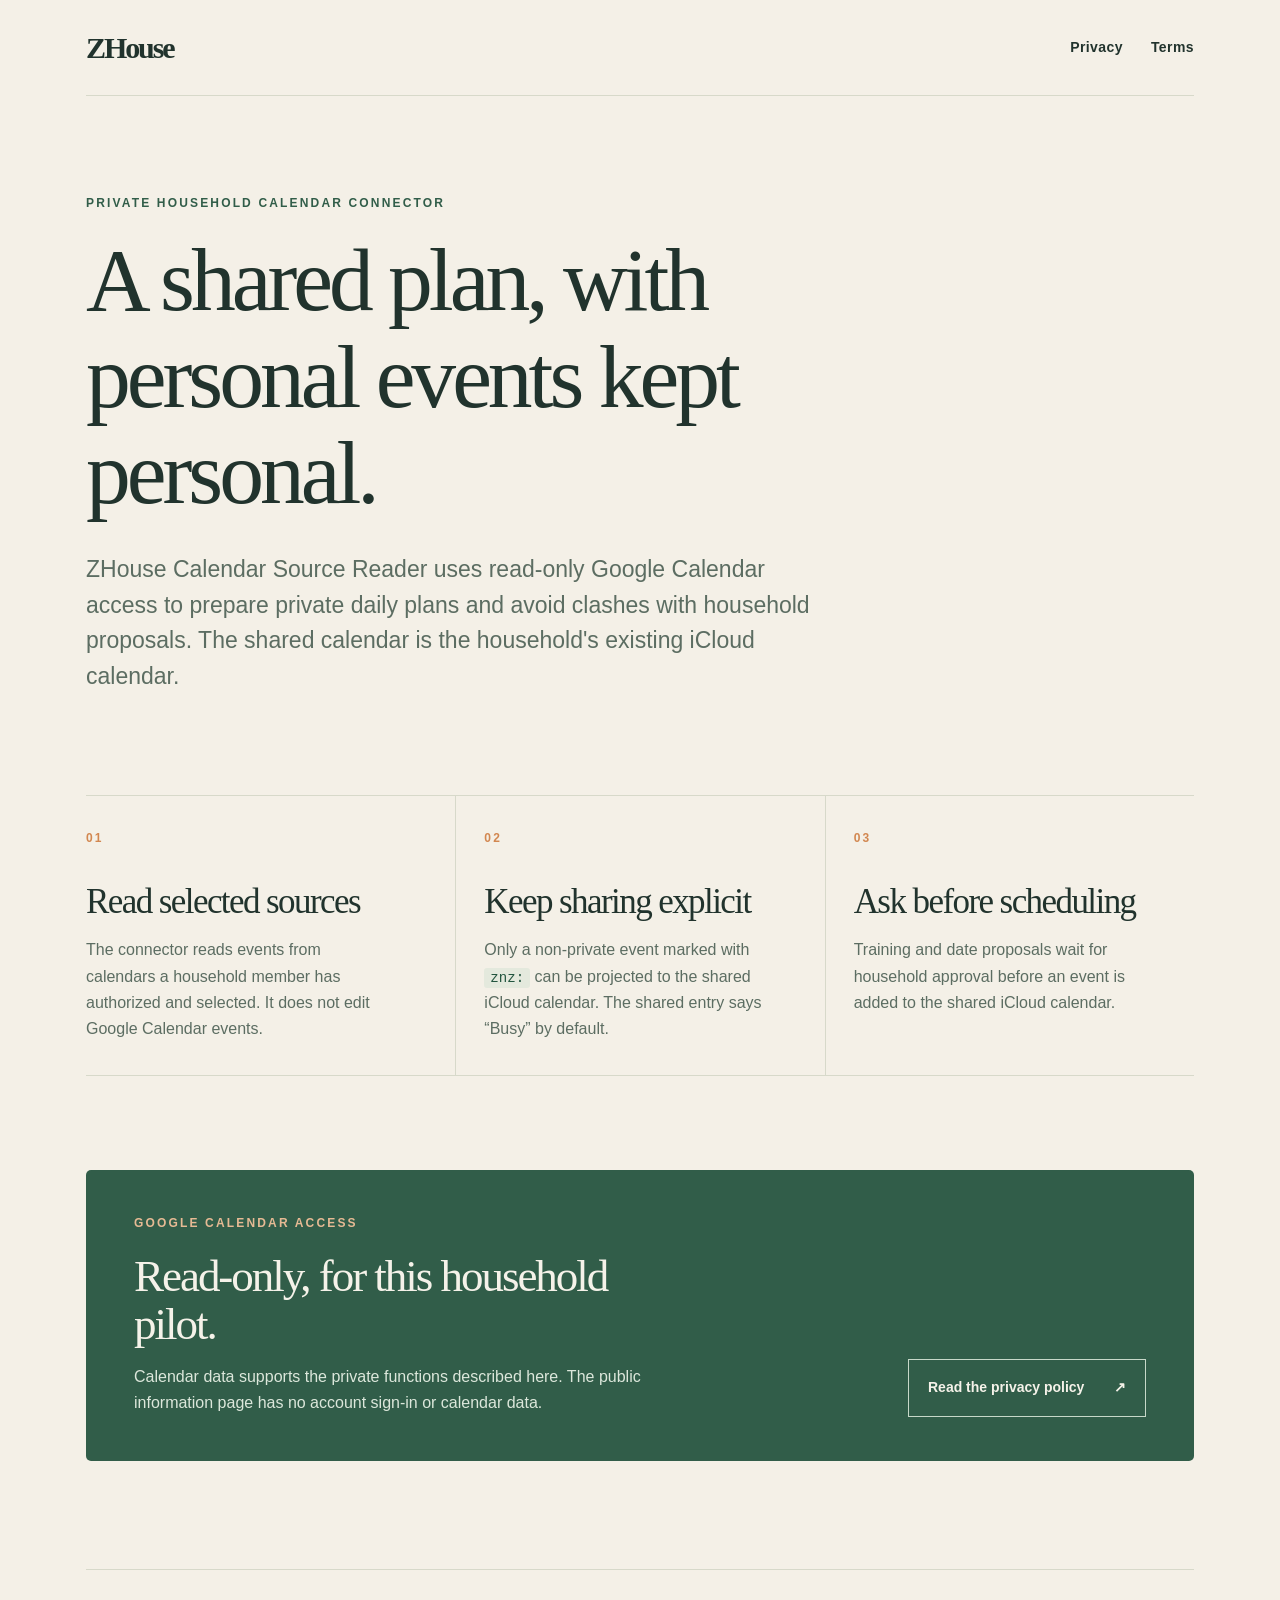
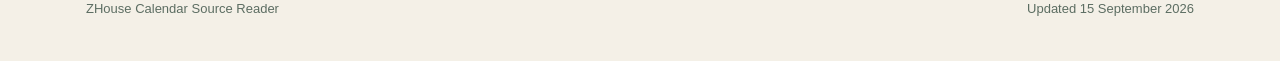
<file: index.html>
<!doctype html>
<html lang="en">
<head>
  <meta charset="utf-8">
  <meta name="viewport" content="width=device-width, initial-scale=1">
  <meta name="description" content="How ZHouse uses read-only Google Calendar access for a private household calendar pilot.">
  <meta http-equiv="Content-Security-Policy" content="default-src 'self'; script-src 'none'; style-src 'self'; img-src 'none'; object-src 'none'; base-uri 'none'; form-action 'none'">
  <meta name="google-site-verification" content="gGs6pNmA9NKgCuAdbw4aCGEuOLMmo91M_XRtcrNOG4Y" />
  <title>ZHouse Calendar Source Reader</title>
  <link rel="stylesheet" href="styles.css">
</head>
<body>
  <div class="page-shell">
    <header class="site-header"><a class="wordmark" href="/">ZHouse</a><nav aria-label="Information pages"><a href="/privacy/">Privacy</a><a href="/terms/">Terms</a></nav></header>
    <main>
      <p class="eyebrow">Private household calendar connector</p>
      <h1>A shared plan, with personal events kept personal.</h1>
      <p class="intro">ZHouse Calendar Source Reader uses read-only Google Calendar access to prepare private daily plans and avoid clashes with household proposals. The shared calendar is the household's existing iCloud calendar.</p>
      <section class="feature-grid" aria-label="How calendar access works">
        <article><span class="step">01</span><h2>Read selected sources</h2><p>The connector reads events from calendars a household member has authorized and selected. It does not edit Google Calendar events.</p></article>
        <article><span class="step">02</span><h2>Keep sharing explicit</h2><p>Only a non-private event marked with <code>znz:</code> can be projected to the shared iCloud calendar. The shared entry says “Busy” by default.</p></article>
        <article><span class="step">03</span><h2>Ask before scheduling</h2><p>Training and date proposals wait for household approval before an event is added to the shared iCloud calendar.</p></article>
      </section>
      <div class="notice"><div><p class="eyebrow">Google Calendar access</p><h2>Read-only, for this household pilot.</h2><p>Calendar data supports the private functions described here. The public information page has no account sign-in or calendar data.</p></div><a class="button" href="/privacy/">Read the privacy policy <span aria-hidden="true">↗</span></a></div>
    </main>
    <footer><span>ZHouse Calendar Source Reader</span><span>Updated 15 September 2026</span></footer>
  </div>
</body>
</html>
</file>
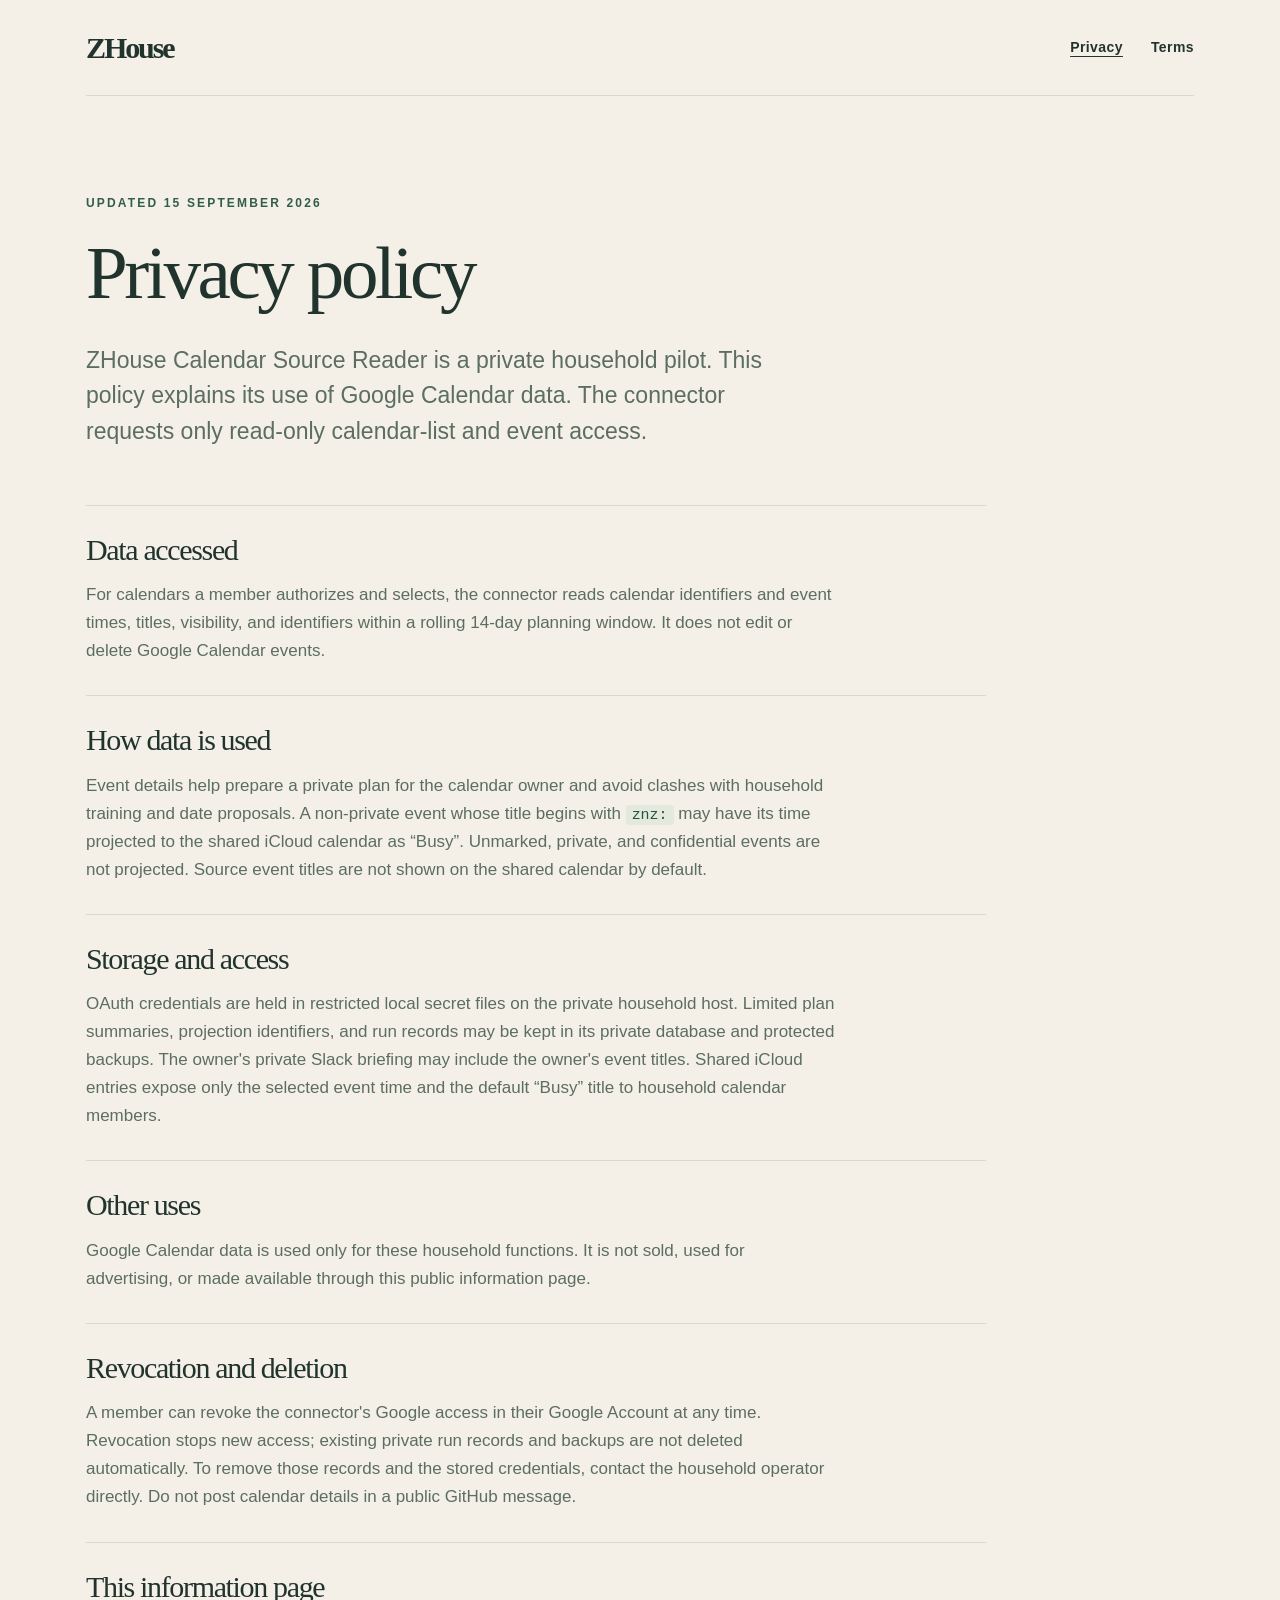
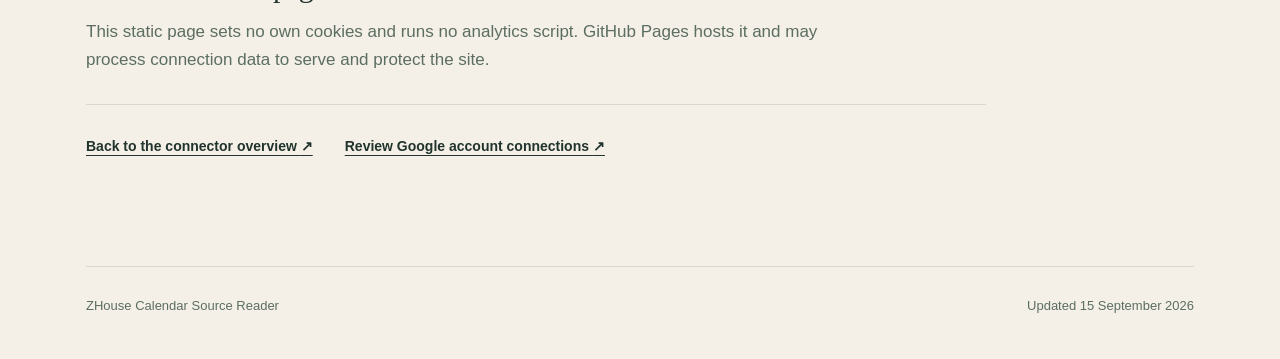
<file: privacy/index.html>
<!doctype html>
<html lang="en">
<head>
  <meta charset="utf-8">
  <meta name="viewport" content="width=device-width, initial-scale=1">
  <meta name="description" content="Privacy policy for ZHouse Calendar Source Reader.">
  <meta http-equiv="Content-Security-Policy" content="default-src 'self'; script-src 'none'; style-src 'self'; img-src 'none'; object-src 'none'; base-uri 'none'; form-action 'none'">
  <title>Privacy | ZHouse Calendar Source Reader</title>
  <link rel="stylesheet" href="/styles.css">
</head>
<body>
  <div class="page-shell">
    <header class="site-header"><a class="wordmark" href="/">ZHouse</a><nav aria-label="Information pages"><a aria-current="page" href="/privacy/">Privacy</a><a href="/terms/">Terms</a></nav></header>
    <main class="document">
      <p class="eyebrow">Updated 15 September 2026</p>
      <h1>Privacy policy</h1>
      <p class="intro">ZHouse Calendar Source Reader is a private household pilot. This policy explains its use of Google Calendar data. The connector requests only read-only calendar-list and event access.</p>
      <section><h2>Data accessed</h2><p>For calendars a member authorizes and selects, the connector reads calendar identifiers and event times, titles, visibility, and identifiers within a rolling 14-day planning window. It does not edit or delete Google Calendar events.</p></section>
      <section><h2>How data is used</h2><p>Event details help prepare a private plan for the calendar owner and avoid clashes with household training and date proposals. A non-private event whose title begins with <code>znz:</code> may have its time projected to the shared iCloud calendar as “Busy”. Unmarked, private, and confidential events are not projected. Source event titles are not shown on the shared calendar by default.</p></section>
      <section><h2>Storage and access</h2><p>OAuth credentials are held in restricted local secret files on the private household host. Limited plan summaries, projection identifiers, and run records may be kept in its private database and protected backups. The owner's private Slack briefing may include the owner's event titles. Shared iCloud entries expose only the selected event time and the default “Busy” title to household calendar members.</p></section>
      <section><h2>Other uses</h2><p>Google Calendar data is used only for these household functions. It is not sold, used for advertising, or made available through this public information page.</p></section>
      <section><h2>Revocation and deletion</h2><p>A member can revoke the connector's Google access in their Google Account at any time. Revocation stops new access; existing private run records and backups are not deleted automatically. To remove those records and the stored credentials, contact the household operator directly. Do not post calendar details in a public GitHub message.</p></section>
      <section><h2>This information page</h2><p>This static page sets no own cookies and runs no analytics script. GitHub Pages hosts it and may process connection data to serve and protect the site.</p></section>
      <div class="document-end"><a href="/">Back to the connector overview <span aria-hidden="true">↗</span></a><a href="https://myaccount.google.com/connections">Review Google account connections <span aria-hidden="true">↗</span></a></div>
    </main>
    <footer><span>ZHouse Calendar Source Reader</span><span>Updated 15 September 2026</span></footer>
  </div>
</body>
</html>
</file>
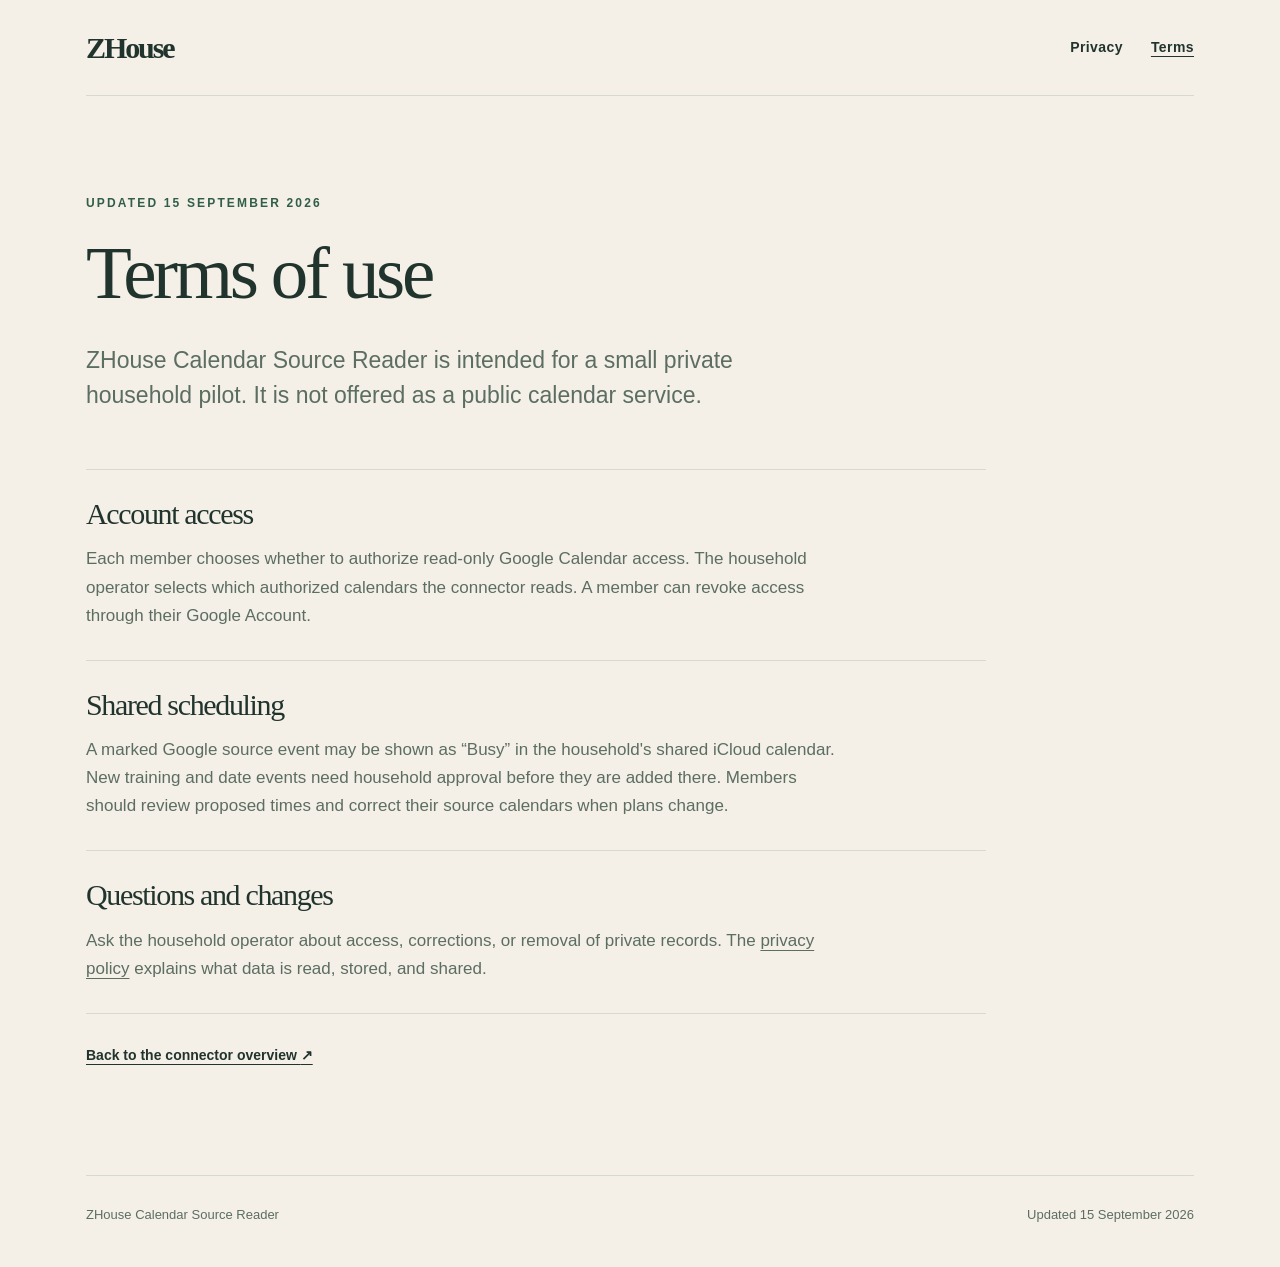
<file: terms/index.html>
<!doctype html>
<html lang="en">
<head>
  <meta charset="utf-8">
  <meta name="viewport" content="width=device-width, initial-scale=1">
  <meta name="description" content="Use terms for the private ZHouse calendar pilot.">
  <meta http-equiv="Content-Security-Policy" content="default-src 'self'; script-src 'none'; style-src 'self'; img-src 'none'; object-src 'none'; base-uri 'none'; form-action 'none'">
  <title>Terms | ZHouse Calendar Source Reader</title>
  <link rel="stylesheet" href="/styles.css">
</head>
<body>
  <div class="page-shell">
    <header class="site-header"><a class="wordmark" href="/">ZHouse</a><nav aria-label="Information pages"><a href="/privacy/">Privacy</a><a aria-current="page" href="/terms/">Terms</a></nav></header>
    <main class="document">
      <p class="eyebrow">Updated 15 September 2026</p>
      <h1>Terms of use</h1>
      <p class="intro">ZHouse Calendar Source Reader is intended for a small private household pilot. It is not offered as a public calendar service.</p>
      <section><h2>Account access</h2><p>Each member chooses whether to authorize read-only Google Calendar access. The household operator selects which authorized calendars the connector reads. A member can revoke access through their Google Account.</p></section>
      <section><h2>Shared scheduling</h2><p>A marked Google source event may be shown as “Busy” in the household's shared iCloud calendar. New training and date events need household approval before they are added there. Members should review proposed times and correct their source calendars when plans change.</p></section>
      <section><h2>Questions and changes</h2><p>Ask the household operator about access, corrections, or removal of private records. The <a href="/privacy/">privacy policy</a> explains what data is read, stored, and shared.</p></section>
      <div class="document-end"><a href="/">Back to the connector overview <span aria-hidden="true">↗</span></a></div>
    </main>
    <footer><span>ZHouse Calendar Source Reader</span><span>Updated 15 September 2026</span></footer>
  </div>
</body>
</html>
</file>
<file: styles.css>
:root{color-scheme:light;--paper:#f4f0e7;--ink:#21332d;--muted:#5c6d62;--line:#d7d9ca;--forest:#315d49;--amber:#d28750}
*{box-sizing:border-box}
html{scroll-behavior:smooth}
body{margin:0;background:var(--paper);color:var(--ink);font-family:ui-sans-serif,-apple-system,BlinkMacSystemFont,"Segoe UI",sans-serif;line-height:1.65}
a{color:inherit;text-underline-offset:4px}
a:focus-visible{outline:3px solid var(--amber);outline-offset:4px}
.page-shell{max-width:1180px;margin:0 auto;padding:0 36px}
.site-header{display:flex;align-items:center;justify-content:space-between;gap:24px;min-height:96px;border-bottom:1px solid var(--line)}
.wordmark{font-family:Georgia,serif;font-size:30px;font-weight:700;letter-spacing:-.07em;text-decoration:none}
nav{display:flex;gap:28px;font-size:14px;font-weight:700;letter-spacing:.03em}
nav a{text-decoration:none}nav a:hover,nav a[aria-current=page]{text-decoration:underline}
main{padding:98px 0 108px}
.eyebrow{margin:0 0 18px;color:var(--forest);font-size:12px;font-weight:800;letter-spacing:.18em;text-transform:uppercase}
h1,h2{font-family:Georgia,serif;font-weight:400;letter-spacing:-.045em;line-height:1.08}
h1{max-width:850px;margin:0;font-size:clamp(48px,7vw,94px)}
h2{font-size:clamp(26px,3vw,35px)}
.intro{max-width:730px;margin:30px 0 0;color:var(--muted);font-size:clamp(18px,2vw,23px);line-height:1.55}
.feature-grid{display:grid;grid-template-columns:repeat(3,minmax(0,1fr));gap:0;margin-top:100px;border-top:1px solid var(--line);border-bottom:1px solid var(--line)}
.feature-grid article{min-height:260px;padding:33px 28px 32px 0}
.feature-grid article+article{border-left:1px solid var(--line);padding-left:28px}
.step{display:block;color:var(--amber);font-size:12px;font-weight:800;letter-spacing:.18em}
.feature-grid h2{margin:35px 0 16px}.feature-grid p{max-width:300px;margin:0;color:var(--muted);font-size:16px}
.notice{display:flex;justify-content:space-between;align-items:end;gap:40px;margin-top:94px;padding:44px 48px;background:var(--forest);color:#f5f2e9;border-radius:5px}
.notice .eyebrow{color:#e6ba94}.notice h2{max-width:500px;margin:0 0 15px;font-size:clamp(30px,4vw,45px)}.notice p:last-child{max-width:590px;margin:0;color:#dce7db}
.button{display:inline-flex;align-items:center;justify-content:space-between;gap:28px;min-width:238px;padding:16px 19px;border:1px solid #c7d8c9;text-decoration:none;font-size:14px;font-weight:700}.button:hover{background:#416b57}
footer{display:flex;justify-content:space-between;gap:18px;padding:28px 0 42px;border-top:1px solid var(--line);color:var(--muted);font-size:13px}
.document{max-width:900px}.document h1{font-size:clamp(48px,7vw,75px)}.document .intro{margin-bottom:55px}
.document section{padding:28px 0 30px;border-top:1px solid var(--line)}.document section h2{margin:0 0 15px;font-size:30px}.document section p{max-width:750px;margin:0;color:var(--muted);font-size:17px}
code{padding:2px 6px;background:#e4e9dd;border-radius:3px;color:#23553f;font-size:.88em}
.document-end{display:flex;flex-wrap:wrap;gap:16px 32px;padding-top:30px;border-top:1px solid var(--line);font-weight:700;font-size:14px}
@media(max-width:760px){.page-shell{padding:0 22px}.site-header{min-height:75px}.wordmark{font-size:25px}nav{gap:16px;font-size:13px}main{padding:72px 0 80px}.feature-grid{display:block;margin-top:68px}.feature-grid article,.feature-grid article+article{min-height:0;padding:28px 0;border-left:0}.feature-grid article+article{border-top:1px solid var(--line)}.feature-grid h2{margin:18px 0 12px}.notice{display:block;margin-top:68px;padding:33px 28px}.button{margin-top:28px;width:100%}footer{display:block}footer span{display:block}}
</file>
